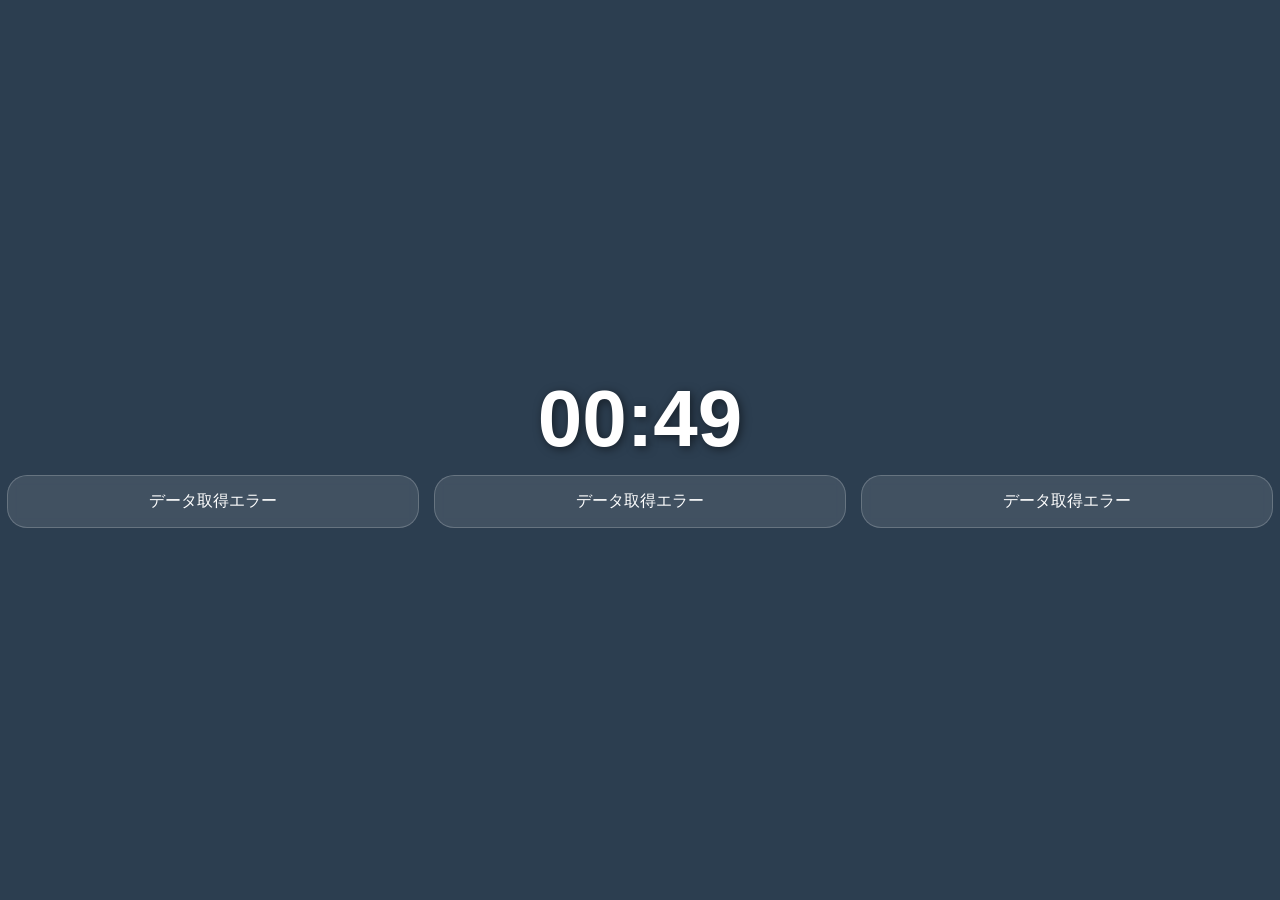
<file: index.html>
<!DOCTYPE html>
<html lang="ja">
<head>
    <meta charset="UTF-8">
    <title>東予天気サイネージ</title>
    <style>
        body {
            background: #2c3e50;
            color: white;
            font-family: 'Meiryo', sans-serif;
            display: flex;
            flex-direction: column;
            align-items: center;
            justify-content: center;
            height: 100vh;
            margin: 0;
            overflow: hidden;
        }

        #clock {
            font-size: 80px;
            font-weight: bold;
            margin-bottom: 10px;
            text-shadow: 2px 2px 10px rgba(0,0,0,0.5);
        }

        .container {
            display: flex;
            gap: 15px;
        }

        .card {
            background: rgba(255, 255, 255, 0.1);
            border: 1px solid rgba(255, 255, 255, 0.2);
            padding: 15px;
            border-radius: 20px;
            width: 380px; /* 12時間分並べるために少し広げました */
            text-align: center;
            backdrop-filter: blur(5px);
        }

        .city-name { font-size: 28px; font-weight: bold; color: #00d4ff; margin-bottom: 5px; }
        
        /* 今の天気 */
        .current-box { margin-bottom: 15px; }
        .current-temp { font-size: 40px; font-weight: bold; }
        
        /* 12時間予報の並び */
        .forecast-container {
            display: flex;
            justify-content: space-between;
            border-top: 1px solid rgba(255,255,255,0.3);
            padding-top: 10px;
        }
        .forecast-item { flex: 1; font-size: 12px; }
        .forecast-time { color: #aaa; margin-bottom: 3px; }
        .forecast-icon { font-size: 20px; margin: 3px 0; }
    </style>
</head>
<body>

    <div id="clock">00:00</div>

    <div class="container" id="weather-app">
        </div>

    <script>
        const API_KEY = '20228cf3b2541301b471001665af39a9';
        const CITIES = [
            { name: '新居浜', lat: 33.9601, lon: 133.2831 },
            { name: '西条', lat: 33.9189, lon: 133.1818 },
            { name: '四国中央', lat: 33.9833, lon: 133.5417 }
        ];

        // 時計を更新
        function updateTime() {
            const now = new Date();
            const h = String(now.getHours()).padStart(2, '0');
            const m = String(now.getMinutes()).padStart(2, '0');
            document.getElementById('clock').innerText = `${h}:${m}`;
        }
        setInterval(updateTime, 1000);
        updateTime();

        // 天気アイコンを判定する関数
        function getWeatherIcon(desc) {
            if (desc.includes('雨')) return '☔';
            if (desc.includes('雷')) return '⚡';
            if (desc.includes('雪')) return '❄️';
            if (desc.includes('雲') || desc.includes('くもり')) return '☁️';
            return '☀️';
        }

        async function updateWeather() {
            const app = document.getElementById('weather-app');
            let html = '';

            for (const city of CITIES) {
                try {
                    const res = await fetch(`https://api.openweathermap.org/data/2.5/forecast?lat=${city.lat}&lon=${city.lon}&appid=${API_KEY}&units=metric&lang=ja`);
                    const data = await res.json();
                    
                    const current = data.list[0];
                    
                    // 予報部分（3時間おき×4つ ＝ 12時間分）のHTML作成
                    let forecastHtml = '';
                    for (let i = 1; i <= 4; i++) {
                        const f = data.list[i];
                        const time = new Date(f.dt * 1000).getHours() + "時";
                        forecastHtml += `
                            <div class="forecast-item">
                                <div class="forecast-time">${time}</div>
                                <div class="forecast-icon">${getWeatherIcon(f.weather[0].description)}</div>
                                <div>${Math.round(f.main.temp)}°</div>
                            </div>
                        `;
                    }

                    html += `
                        <div class="card">
                            <div class="city-name">${city.name}</div>
                            <div class="current-box">
                                <div class="current-temp">${Math.round(current.main.temp)}°C</div>
                                <div style="font-size:18px">${current.weather[0].description}</div>
                            </div>
                            <div class="forecast-container">
                                ${forecastHtml}
                            </div>
                        </div>
                    `;
                } catch (e) {
                    html += `<div class="card">データ取得エラー</div>`;
                }
            }
            app.innerHTML = html;
        }

        // 1時間おきに更新
        setInterval(updateWeather, 3600000);
        updateWeather();
    </script>
</body>
</html>
</file>
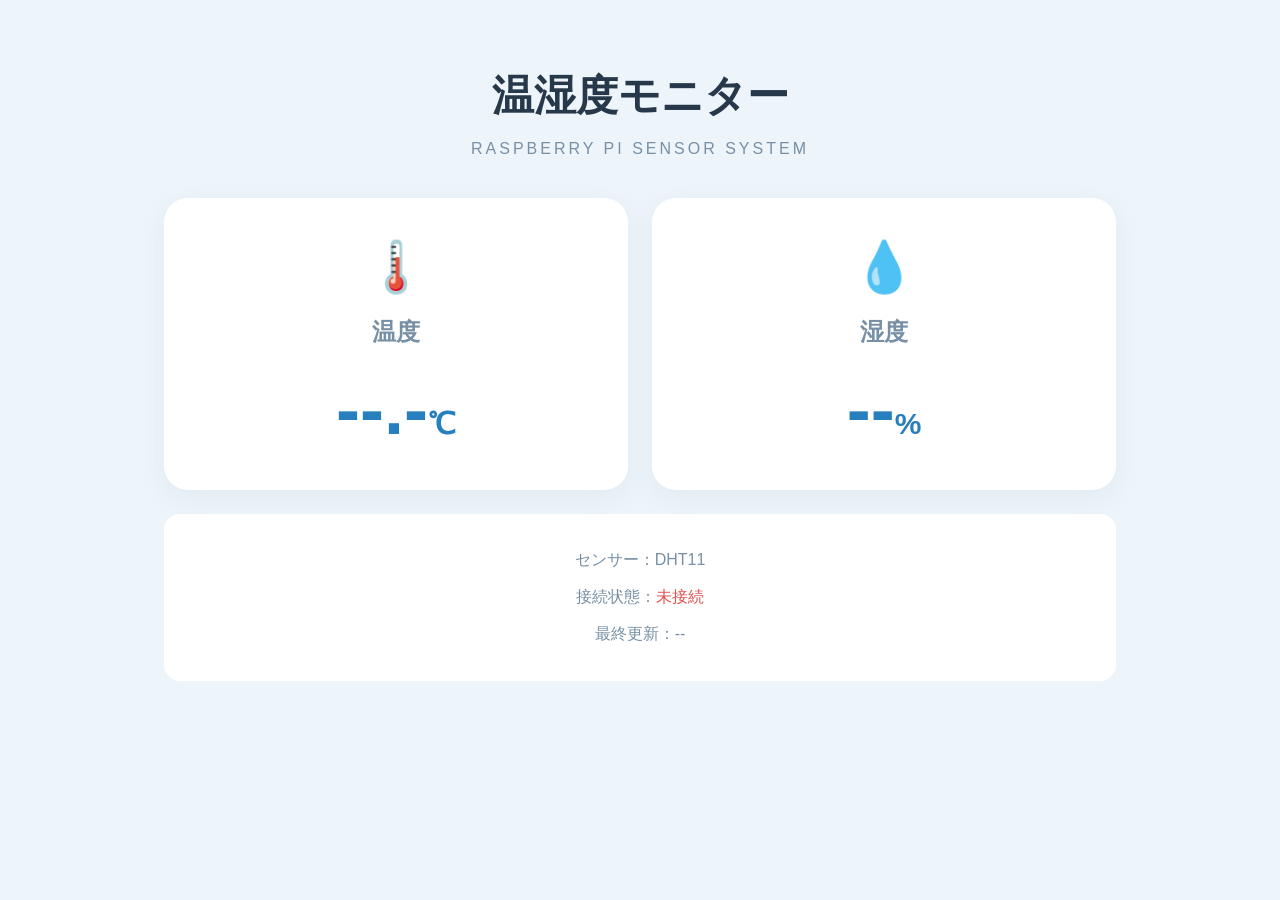
<file: temperature/index.html>
<!DOCTYPE html>
<html lang="ja">
<head>
  <meta charset="UTF-8">
  <meta name="viewport" content="width=device-width, initial-scale=1.0">
  <title>温湿度モニター</title>
  <link rel="stylesheet" href="style.css">
</head>
<body>
  <main class="container">
    <header>
      <h1>温湿度モニター</h1>
      <p>RASPBERRY PI SENSOR SYSTEM</p>
    </header>

    <section class="sensor-grid">
      <article class="sensor-card">
        <div class="icon">🌡️</div>
        <h2>温度</h2>
        <div class="value" id="temperature">--.-<span>℃</span></div>
      </article>

      <article class="sensor-card">
        <div class="icon">💧</div>
        <h2>湿度</h2>
        <div class="value" id="humidity">--<span>%</span></div>
      </article>
    </section>

    <section class="status">
      <p>センサー：DHT11</p>
      <p>接続状態：<span id="connection">確認中...</span></p>
      <p>最終更新：<span id="updated">--</span></p>
    </section>
  </main>

  <script src="script.js"></script>
</body>
</html>
</file>
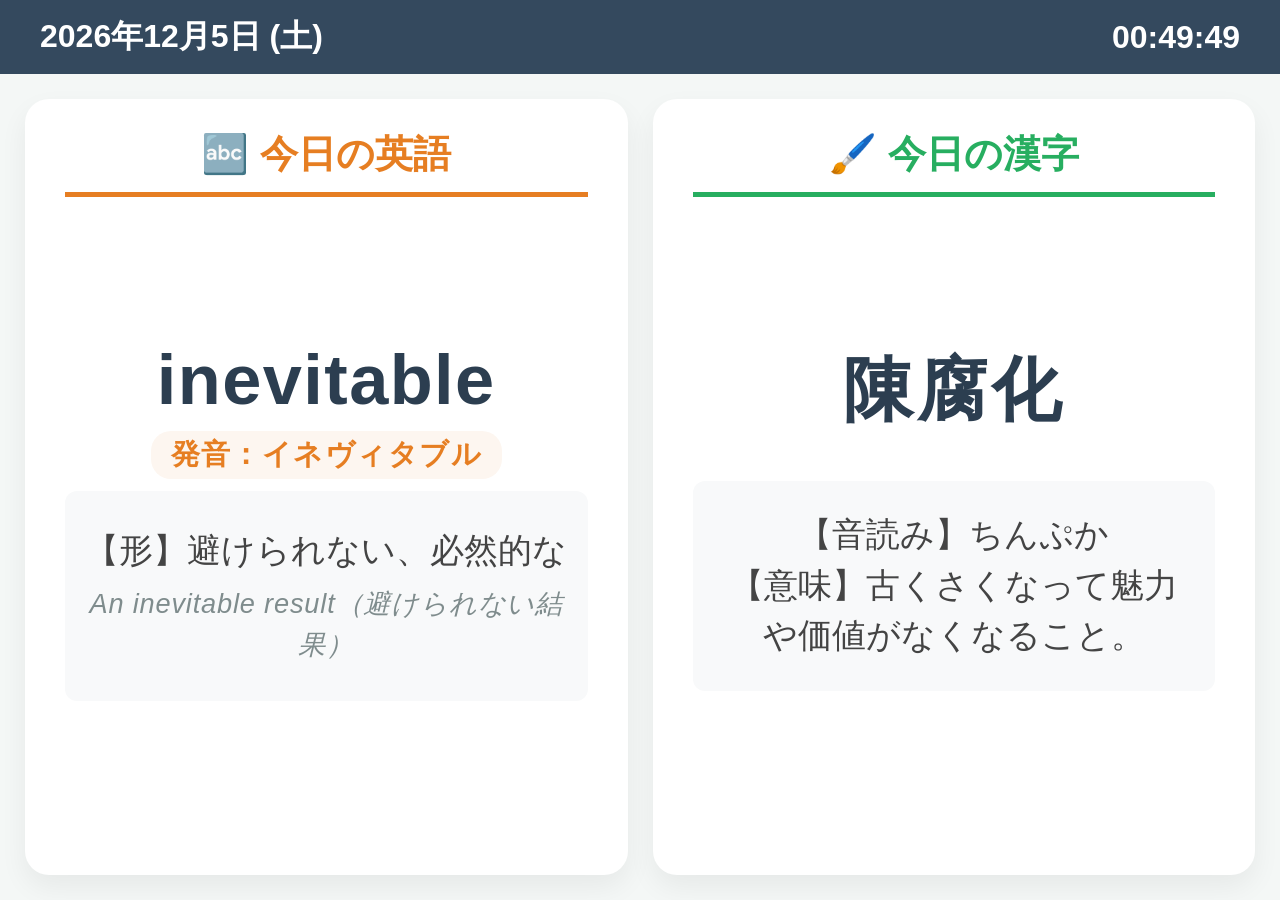
<file: gemini-code-1780020594144.html>
<!DOCTYPE html>
<html lang="ja">
<head>
    <meta charset="UTF-8">
    <meta name="viewport" content="width=device-width, initial-scale=1.0">
    <title>学校デジタルサイネージ - コマンド搭載版</title>
    <style>
        /* 全体のリセットと固定設定 */
        * {
            box-sizing: border-box;
            margin: 0;
            padding: 0;
        }
        body {
            font-family: 'Helvetica Neue', Arial, 'Hiragino Kaku Gothic ProN', 'Hiragino Sans', Meiryo, sans-serif;
            background-color: #f4f7f6;
            color: #333;
            overflow: hidden; /* スクロールバーを絶対に隠す */
            width: 100vw;
            height: 100vh;
            display: flex;
            flex-direction: column;
            cursor: pointer; /* クリックできることを表すカーソル */
        }

        /* ヘッダー（日付と時計） */
        header {
            background-color: #34495e;
            color: white;
            padding: 15px 40px;
            display: flex;
            justify-content: space-between;
            align-items: center;
            font-size: 2rem;
            font-weight: bold;
        }

        /* テストモード中の表示灯 */
        #test-indicator {
            font-size: 1.2rem;
            background-color: #e74c3c;
            color: white;
            padding: 4px 10px;
            border-radius: 5px;
            margin-left: 15px;
            display: none;
        }

        /* メインレイアウト（左右2カラム） */
        main {
            flex: 1;
            display: flex;
            padding: 25px;
            gap: 25px;
            height: calc(100vh - 80px);
        }

        /* 各カードの共通スタイル */
        .card {
            flex: 1;
            background: white;
            border-radius: 24px;
            padding: 30px 40px;
            box-shadow: 0 12px 28px rgba(0,0,0,0.06);
            display: flex;
            flex-direction: column;
            align-items: center;
            justify-content: space-between;
            text-align: center;
            overflow: hidden;
        }

        .card h2 {
            font-size: 2.4rem;
            width: 100%;
            padding-bottom: 12px;
            font-weight: bold;
        }

        .english-card h2 {
            color: #e67e22;
            border-bottom: 5px solid #e67e22;
        }

        .kanji-card h2 {
            color: #27ae60;
            border-bottom: 5px solid #27ae60;
        }

        /* パーツを中央に集める枠（左右共通） */
        .content-area {
            flex: 1;
            display: flex;
            flex-direction: column;
            align-items: center;
            justify-content: center;
            width: 100%;
            gap: 12px;
        }

        /* 英語単語スタイル */
        .english-word {
            font-family: 'Trebuchet MS', Arial, 'Helvetica Neue', sans-serif;
            font-size: 5.5vw;
            font-weight: bold;
            color: #2c3e50;
            white-space: nowrap;
            width: 100%;
            letter-spacing: 0.02em;
            text-transform: lowercase;
            line-height: 1.1;
        }

        /* 漢字単語用 */
        .kanji-word {
            font-size: 5.5vw;
            font-weight: bold;
            color: #2c3e50;
            white-space: nowrap;
            width: 100%;
            letter-spacing: 0.05em;
            line-height: 1.1;
        }

        /* 英語の読み方用スタイル */
        .word-pronunciation {
            font-size: 1.8rem;
            color: #e67e22;
            font-weight: bold;
            background-color: #fdf6f0;
            padding: 4px 20px;
            border-radius: 20px;
            letter-spacing: 0.05em;
        }

        /* 意味や解説のスタイル */
        .sub-info {
            font-size: 2.1rem;
            color: #444;
            line-height: 1.5;
            background-color: #f8f9fa;
            width: 100%;
            padding: 20px;
            border-radius: 12px;
            display: flex;
            align-items: center;
            justify-content: center;
            flex-direction: column;
            height: 100%;
            min-height: 150px;
            max-height: 210px;
        }

        .example-sentence {
            font-size: 1.7rem;
            color: #7f8c8d;
            margin-top: 8px;
            font-style: italic;
            letter-spacing: 0.03em;
        }
    </style>
</head>
<body>

    <header>
        <div style="display: flex; align-items: center;">
            <div id="date-display">2026年00月00日 (曜日)</div>
            <div id="test-indicator">確認モード（Escキーで解除）</div>
        </div>
        <div id="clock">00:00:00</div>
    </header>

    <main>
        <section class="card english-card">
            <h2>🔤 今日の英語</h2>
            <div class="content-area">
                <div class="english-word" id="en-word">Loading...</div>
                <div class="word-pronunciation" id="en-pron">Loading...</div>
                <div class="sub-info" id="en-meaning"></div>
            </div>
        </section>

        <section class="card kanji-card">
            <h2>🖌️ 今日の漢字</h2>
            <div class="content-area">
                <div class="kanji-word" id="kj-word">Loading...</div>
                <div style="height: 28px;"></div>
                <div class="sub-info" id="kj-meaning"></div>
            </div>
        </section>
    </main>

    <script>
        // --- 31日分のフルデータ ---
        const dailyData = {
            1: {
                english: { word: "consequence", pronunciation: "発音：カンセクエンス", meaning: "【名】（必然的な）結果、重大性", example: "Accept the consequences（結果を受け入れる）" },
                kanji: { word: "恣意的", meaning: "【音読み】しいてき<br>【意味】論理的な必然性がなく、気ままな様子。" }
            },
            2: {
                english: { word: "substitute", pronunciation: "発音：サブスティテュート", meaning: "【動】～を代わりに用いる 【名】代用品", example: "Substitute A for B（Bの代わりにAを使う）" },
                kanji: { word: "含蓄", meaning: "【音読み】がんちく<br>【意味】言葉の表面に出ない、深い意味や味わい。" }
            },
            3: {
                english: { word: "superficial", pronunciation: "発音：スーパーフィシャル", meaning: "【形】表面的な、浅薄な（うわっつらの）", example: "Superficial knowledge（うわっつらの知識）" },
                kanji: { word: "看過", meaning: "【音読み】かんか<br>【意味】見逃すこと。見て見ぬふりをすること。" }
            },
            4: {
                english: { word: "negotiate", pronunciation: "発音：ネゴシエイト", meaning: "【動】交渉する、取り決める", example: "Negotiate a contract（契約を交渉する）" },
                kanji: { word: "示唆", meaning: "【音読み】しさ<br>【意味】それとなく知らせること。ほのめかすこと。" }
            },
            5: {
                english: { word: "inevitable", pronunciation: "発音：イネヴィタブル", meaning: "【形】避けられない、必然的な", example: "An inevitable result（避けられない結果）" },
                kanji: { word: "陳腐化", meaning: "【音読み】ちんぷか<br>【意味】古くさくなって魅力や価値がなくなること。" }
            },
            6: {
                english: { word: "simultaneous", pronunciation: "発音：サイマルテイニアス", meaning: "【形】同時の、同時に起こる", example: "Simultaneous translation（同時通訳）" },
                kanji: { word: "真摯", meaning: "【音読み】しんし<br>【意味】まじめで熱心なこと。ひたむきな様子。" }
            },
            7: {
                english: { word: "hypothesis", pronunciation: "発音：ハイポセシス", meaning: "【名】仮説、前提", example: "Test a hypothesis（仮説を検証する）" },
                kanji: { word: "普遍的", meaning: "【音読み】ふへんてき<br>【意味】すべてのものに共通して当てはまる様子。" }
            },
            8: {
                english: { word: "alternative", pronunciation: "発音：オルターナティヴ", meaning: "【名】代わりのもの 【形】二者択一の", example: "An alternative plan（代替案）" },
                kanji: { word: "逆説", meaning: "【音読み】ぎゃくせつ<br>【意味】一見矛盾しているが、実は真理を突いている説。" }
            },
            9: {
                english: { word: "comprehend", pronunciation: "発音：コンプリヘンド", meaning: "【動】～を（十分に）理解する、内包する", example: "Comprehend the meaning（意味を理解する）" },
                kanji: { word: "具体", meaning: "【音読み】ぐたい<br>【意味】人間の感覚で捉えられる、はっきりした形があること。" }
            },
            10: {
                english: { word: "contradict", pronunciation: "発音：コントラディクト", meaning: "【動】～と矛盾する、～に反論する", example: "Contradict each other（互いに矛盾する）" },
                kanji: { word: "抽象", meaning: "【音読み】ちゅうしょう<br>【意味】共通する性質を抜き出し、一般化すること。" }
            },
            11: {
                english: { word: "contribute", pronunciation: "発音：コントリビュート", meaning: "【動】貢献する、寄付する、一因となる", example: "Contribute to society（社会に貢献する）" },
                kanji: { word: "アイロニー", meaning: "【言葉】あいろにー<br>【意味】皮肉、反語。意図とは逆の表現で本質を突くこと。" }
            },
            12: {
                english: { word: "distinguish", pronunciation: "発音：ディスティングウィッシュ", meaning: "【動】～を見分ける、区別する", example: "Distinguish right from wrong（善悪を区別する）" },
                kanji: { word: "客観", meaning: "【音読み】きゃっかん<br>【意味】個人の感情を交えず、第三者的な視点で見る様子。" }
            },
            13: {
                english: { word: "foster", pronunciation: "発音：フォスター", meaning: "【動】～を促進する、育成する、養育する", example: "Foster international relations（国際関係を育む）" },
                kanji: { word: "主観", meaning: "【音読み】しゅかん<br>【意味】自分だけの視点や考え方。自分独自の感じ方。" }
            },
            14: {
                english: { word: "imply", pronunciation: "発音：インプライ", meaning: "【動】～を（暗に）意味する、ほのめかす", example: "Silence implies consent（沈黙は同意を意味する）" },
                kanji: { word: "楽観的", meaning: "【音読み】らっかんてき<br>【意味】物事を良い方向に考え、心配しない様子。" }
            },
            15: {
                english: { word: "prosperous", pronunciation: "発音：プロスペラス", meaning: "【形】繁栄している、裕福な、成功した", example: "A prosperous country（繁栄している国）" },
                kanji: { word: "悲観的", meaning: "【音読み】ひかんてき<br>【意味】物事を悪い方向に考え、失望する様子。" }
            },
            16: {
                english: { word: "reluctant", pronunciation: "発音：リラクタント", meaning: "【形】気が進まない、嫌がる", example: "Be reluctant to answer（答えるのを嫌がる）" },
                kanji: { word: "葛藤", meaning: "【音読み】かっとう<br>【意味】心の中で２つの感情がもつれ、迷い悩むこと。" }
            },
            17: {
                english: { word: "simplicity", pronunciation: "発音：シンプリシティ", meaning: "【名】簡単、平易、単純、飾り気のないこと", example: "The simplicity of design（デザインの簡素さ）" },
                kanji: { word: "洗練", meaning: "【音読み】せんれん<br>【意味】あか抜けた、磨き上げられた素晴らしい状態にすること。" }
            },
            18: {
                english: { word: "transform", pronunciation: "発音：トランスフォーム", meaning: "【動】～を変形させる、一変させる", example: "Transform energy into light（エネルギーを光に変える）" },
                kanji: { word: "混沌", meaning: "【音読み】こんとん<br>【意味】区別がなく入り混じって、まとまりがない様子。" }
            },
            19: {
                english: { word: "vulnerable", pronunciation: "発音：ヴァルネラブル", meaning: "【形】傷つきやすい、脆弱な、弱い", example: "Vulnerable to attack（攻撃に弱い）" },
                kanji: { word: "秩序", meaning: "【音読み】ちつじょ<br>【意味】正しい順序や、ルールが保たれている状態。" }
            },
            20: {
                english: { word: "accurate", pronunciation: "発音：アキュレイト", meaning: "【形】正確な、的確な、精密な", example: "Accurate information（正確な情報）" },
                kanji: { word: "不可欠", meaning: "【音読み】ふかけつ<br>【意味】絶対に欠かすことができないこと。" }
            },
            21: {
                english: { word: "coincide", pronunciation: "発音：コインサイド", meaning: "【動】同時に起きる、一致する", example: "Coincide with my opinion（私の意見と一致する）" },
                kanji: { word: "象徴", meaning: "【音読み】しょうちょう<br>【意味】形のない抽象的なものを、具体的な形で表すこと。" }
            },
            22: {
                english: { word: "dilemma", pronunciation: "発音：ディレマ", meaning: "【名】ジレンマ、板挟み、窮地", example: "In a difficult dilemma（深刻な板挟みになって）" },
                kanji: { word: "端的", meaning: "【音読み】たんてき<br>【意味】はっきりと、手っ取り早く核心を突く様子。" }
            },
            23: {
                english: { word: "exaggerate", pronunciation: "発音：エグザジェレイト", meaning: "【動】～を誇張する、大げさに言う", example: "Exaggerate the danger（危険を大げさに言う）" },
                kanji: { word: "変貌", meaning: "【音読み】へんぼう<br>【意味】姿や様子が、以前とはすっかり変わること。" }
            },
            24: {
                english: { word: "fluctuate", pronunciation: "発音：フラクチュエイト", meaning: "【動】変動する、上下する、動揺する", example: "Prices fluctuate daily（物価は日々変動する）" },
                kanji: { word: "余白", meaning: "【訓読み】よはく<br>【意味】何も書いていない残りの白い部分。ゆとり。" }
            },
            25: {
                english: { word: "genuine", pronunciation: "発音：ジェニュイン", meaning: "【形】本物の、純粋な、心からの", example: "Genuine leather（本革）" },
                kanji: { word: "典型", meaning: "【音読み】てんけい<br>【意味】その特徴を最もよく表している代表的な例。" }
            },
            26: {
                english: { word: "inhibit", pronunciation: "発音：インヒビット", meaning: "【動】～を抑制する、妨げる、感情を抑える", example: "Inhibit growth（成長を抑制する）" },
                kanji: { word: "契機", meaning: "【音読み】けいき<br>【意味】物事が変化するきっかけ、良いタイミング。" }
            },
            27: {
                english: { word: "magnificent", pronunciation: "発音：マグニフィセント", meaning: "【形】壮大な、見事な、素晴らしい", example: "A magnificent view（壮大な景色）" },
                kanji: { word: "依拠", meaning: "【音読み】いきょ<br>【意味】それを根本的なよりどころ（支え）にすること。" }
            },
            28: {
                english: { word: "obvious", pronunciation: "発音：オブヴィアス", meaning: "【形】明白な、明らかな、分かりやすい", example: "An obvious mistake（明らかな間違い）" },
                kanji: { word: "形骸化", meaning: "【音読み】けいがいか<br>【意味】誕生時の意味が失われ、形式（形）だけが残ること。" }
            },
            29: {
                english: { word: "prejudice", pronunciation: "発音：プレジュディス", meaning: "【名】偏見、先入観 【動】～に偏見を抱かせる", example: "Without prejudice（偏見なしに）" },
                kanji: { word: "固執", meaning: "【音読み】こしつ<br>【意味】自分の意見を絶対に譲らず、強くこだわり続けること。" }
            },
            30: {
                english: { word: "sophisticated", pronunciation: "発音：ソフィスティケイトゥド", meaning: "【形】洗練された、高度な、教養のある", example: "Sophisticated system（高度なシステム）" },
                kanji: { word: "収斂", meaning: "【音読み】しゅうれん<br>【意味】バラバラだった多くの要素が一つの点に集まること。" }
            },
            31: {
                english: { word: "unanimous", pronunciation: "発音：ユナニマス", meaning: "【形】満場一致の、全員賛成の", example: "A unanimous decision（満場一致の決定）" },
                kanji: { word: "パラダイム", meaning: "【言葉】ぱらだいむ<br>【意味】ある時代における、物事の標準的な考え方や枠組み。" }
            }
        };

        let isTestMode = false;
        let virtualDate = 1;

        function updateSignage() {
            const now = new Date();
            
            // 時計の更新
            const hours = String(now.getHours()).padStart(2, '0');
            const minutes = String(now.getMinutes()).padStart(2, '0');
            const seconds = String(now.getSeconds()).padStart(2, '0');
            document.getElementById('clock').textContent = `${hours}:${minutes}:${seconds}`;

            let targetDate;

            if (isTestMode) {
                document.getElementById('date-display').textContent = `【テスト表示】 ${virtualDate}日のデータ`;
                document.getElementById('test-indicator').style.display = "inline-block";
                targetDate = virtualDate;
            } else {
                const year = now.getFullYear();
                const month = now.getMonth() + 1;
                const date = now.getDate();
                const dayList = ["日", "月", "火", "水", "木", "金", "土"];
                document.getElementById('date-display').textContent = `${year}年${month}月${date}日 (${dayList[now.getDay()]})`;
                document.getElementById('test-indicator').style.display = "none";
                targetDate = date;
            }

            // コンテンツの反映
            const todayContent = dailyData[targetDate];

            if (todayContent) {
                document.getElementById('en-word').textContent = todayContent.english.word;
                document.getElementById('en-pron').textContent = todayContent.english.pronunciation;
                document.getElementById('en-meaning').innerHTML = `
                    <div>${todayContent.english.meaning}</div>
                    <div class="example-sentence">${todayContent.english.example}</div>
                `;
                document.getElementById('kj-word').textContent = todayContent.kanji.word;
                document.getElementById('kj-meaning').innerHTML = `<div>${todayContent.kanji.meaning}</div>`;
            }
        }

        // 画面クリックイベント（確認モード突入＆進行）
        document.body.addEventListener('click', () => {
            if (!isTestMode) {
                isTestMode = true;
                virtualDate = 1;
            } else {
                virtualDate++;
                if (virtualDate > 31) {
                    virtualDate = 1;
                }
            }
            updateSignage();
        });

        // ★新設：キーボードの「Escキー」を押すと確認モードを解除
        document.addEventListener('keydown', (event) => {
            if (event.key === 'Escape' || event.key === 'Esc') {
                isTestMode = false; // テストモードをオフ
                updateSignage();    // 今日の日付に戻す
            }
        });

        setInterval(updateSignage, 1000);
        updateSignage();
    </script>
</body>
</html>
</file>
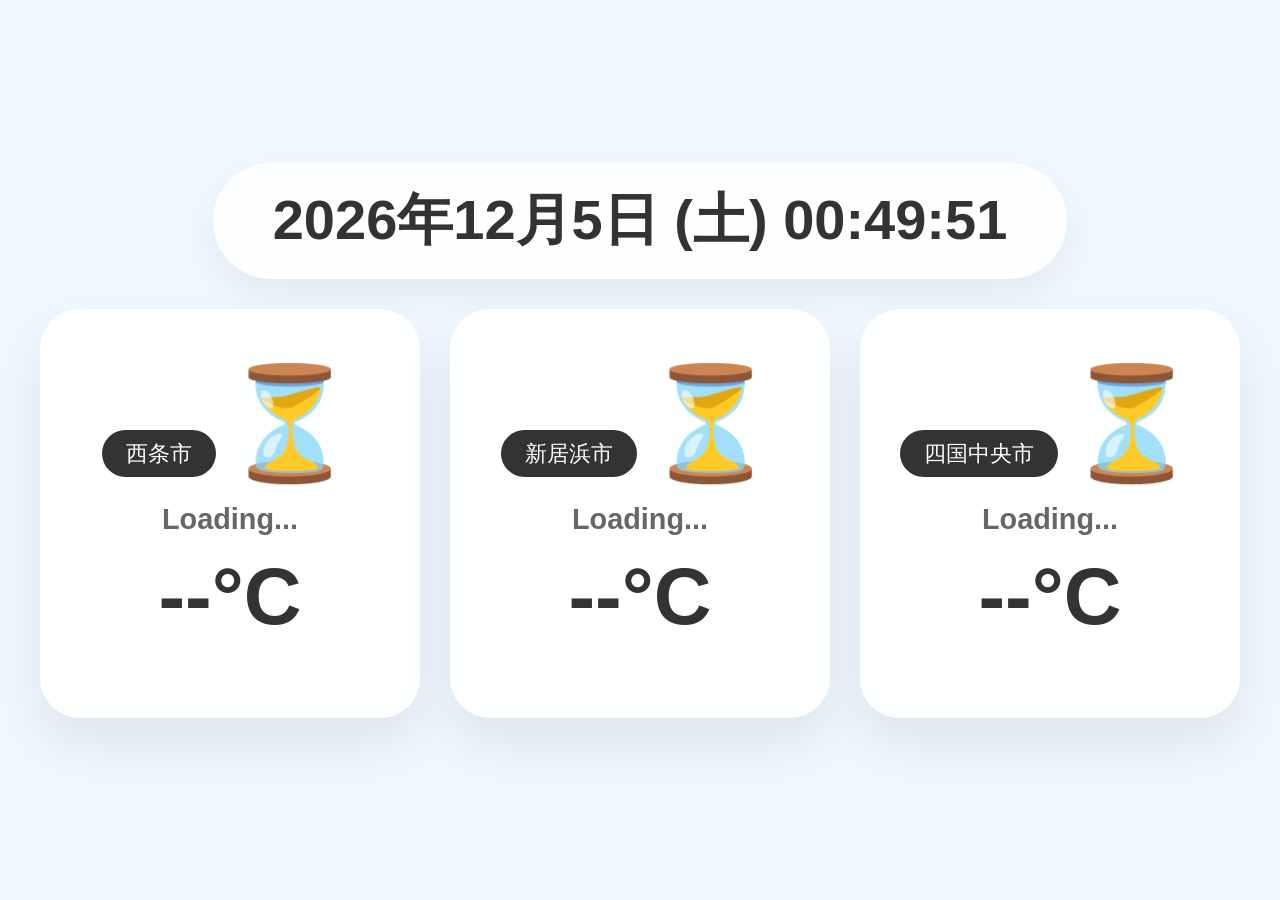
<file: gemini-code-天気シンプル.html>
<!DOCTYPE html>
<html lang="ja">
<head>
    <meta charset="UTF-8">
    <title>東予3市 Dynamic Weather</title>
    <style>
        :root {
            --bg-color: #f0f8ff;
            --accent-color: #333;
        }

        body {
            font-family: 'Helvetica Neue', Arial, sans-serif;
            display: flex;
            flex-direction: column;
            justify-content: center;
            align-items: center;
            min-height: 100vh;
            margin: 0;
            background: var(--bg-color);
            transition: background 1s ease;
        }

        /* 日時表示エリアをさらに巨大化 */
        #current-datetime {
            font-size: 3.5rem; /* 2.2rem -> 3.5rem に大幅アップ */
            font-weight: bold;
            color: #333;
            background: rgba(255, 255, 255, 0.8);
            backdrop-filter: blur(5px);
            padding: 20px 60px; /* 横の余白も広げてゆったりと */
            border-radius: 60px;
            margin-top: 20px;
            margin-bottom: 10px; /* カードとの間の余白 */
            box-shadow: 0 15px 35px rgba(0,0,0,0.06);
            animation: fadeIn 1s forwards ease-out;
            text-align: center;
        }

        /* コンテナの幅 */
        .weather-container {
            display: flex;
            gap: 30px;
            padding: 20px 40px 40px 40px;
            max-width: 1400px;
            width: 100%;
            justify-content: center;
            box-sizing: border-box;
            flex-wrap: wrap;
        }

        /* カードのスタイル */
        .weather-card {
            background: rgba(255, 255, 255, 0.9);
            backdrop-filter: blur(10px);
            padding: 50px 40px;
            border-radius: 40px;
            text-align: center;
            box-shadow: 0 25px 50px rgba(0,0,0,0.08);
            transform: translateY(50px);
            opacity: 0;
            animation: floatIn 1s forwards ease-out;
            flex: 1;
            min-width: 320px;
            box-sizing: border-box;
        }

        @keyframes fadeIn {
            from { opacity: 0; transform: translateY(-20px); }
            to { opacity: 1; transform: translateY(0); }
        }

        .weather-card:nth-child(1) { animation-delay: 0s; }
        .weather-card:nth-child(2) { animation-delay: 0.2s; }
        .weather-card:nth-child(3) { animation-delay: 0.4s; }

        @keyframes floatIn {
            to { transform: translateY(0); opacity: 1; }
        }

        /* アイコン */
        .icon {
            font-size: 110px;
            display: inline-block;
            margin-bottom: 15px;
        }

        .bounce { animation: bounce 2s infinite ease-in-out; }
        @keyframes bounce {
            0%, 100% { transform: translateY(0); }
            50% { transform: translateY(-20px); }
        }

        .spin { animation: spin 10s infinite linear; }
        @keyframes spin { from { transform: rotate(0deg); } to { transform: rotate(360deg); } }

        /* 文字サイズ */
        .temp { font-size: 5rem; font-weight: bold; color: var(--accent-color); margin: 15px 0; }
        .status { font-size: 1.8rem; color: #666; font-weight: bold; }
        .location { font-size: 1.4rem; background: #333; color: #fff; padding: 8px 24px; border-radius: 25px; display: inline-block; }
        .last-update { font-size: 0.95rem; color: #999; margin-top: 25px; }
    </style>
</head>
<body>

    <div id="current-datetime">----年--月--日 (水) --:--:--</div>

    <div class="weather-container">
        <div class="weather-card" id="saijo">
            <div class="location">西条市</div>
            <div class="icon">⏳</div>
            <div class="status">Loading...</div>
            <div class="temp">--°C</div>
            <div class="last-update"></div>
        </div>

        <div class="weather-card" id="niihama">
            <div class="location">新居浜市</div>
            <div class="icon">⏳</div>
            <div class="status">Loading...</div>
            <div class="temp">--°C</div>
            <div class="last-update"></div>
        </div>

        <div class="weather-card" id="shikokuchuo">
            <div class="location">四国中央市</div>
            <div class="icon">⏳</div>
            <div class="status">Loading...</div>
            <div class="temp">--°C</div>
            <div class="last-update"></div>
        </div>
    </div>

    <script>
        const CITIES = [
            { id: 'saijo', lat: 33.91, lon: 133.18 },
            { id: 'niihama', lat: 33.96, lon: 133.28 },
            { id: 'shikokuchuo', lat: 33.98, lon: 133.54 }
        ];

        function updateClock() {
            const now = new Date();
            const year = now.getFullYear();
            const month = now.getMonth() + 1;
            const date = now.getDate();
            const dayList = ['日', '月', '火', '水', '木', '金', '土'];
            const day = dayList[now.getDay()];
            
            const hours = String(now.getHours()).padStart(2, '0');
            const minutes = String(now.getMinutes()).padStart(2, '0');
            const seconds = String(now.getSeconds()).padStart(2, '0');

            document.getElementById('current-datetime').innerText = 
                `${year}年${month}月${date}日 (${day}) ${hours}:${minutes}:${seconds}`;
        }

        async function updateWeather() {
            try {
                const lats = CITIES.map(c => c.lat).join(',');
                const lons = CITIES.map(c => c.lon).join(',');
                
                const response = await fetch(`https://api.open-meteo.com/v1/forecast?latitude=${lats}&longitude=${lons}&current_weather=true&timezone=Asia%2FTokyo`);
                const data = await response.json();

                const weatherDataArray = Array.isArray(data) ? data : [data];

                let totalColorR = 0, totalColorG = 0, totalColorB = 0;

                weatherDataArray.forEach((weatherData, index) => {
                    const { temperature, weathercode } = weatherData.current_weather;
                    const city = CITIES[index];
                    
                    let info = { text: "不明", icon: "", color: "#f0f8ff", animate: "" };
                    
                    if (weathercode === 0) {
                        info = { text: "快晴", icon: "", color: "#fff9e6", animate: "spin" };
                    } else if (weathercode <= 3) {
                        info = { text: "晴れ・曇り", icon: "", color: "#e6f7ff", animate: "bounce" };
                    } else if (weathercode >= 61) {
                        info = { text: "雨", icon: "", color: "#e1e1f5", animate: "bounce" };
                    }

                    const hex = info.color.replace('#', '');
                    totalColorR += parseInt(hex.substring(0, 2), 16);
                    totalColorG += parseInt(hex.substring(2, 4), 16);
                    totalColorB += parseInt(hex.substring(4, 6), 16);

                    const card = document.getElementById(city.id);
                    
                    const iconEl = card.querySelector('.icon');
                    iconEl.innerText = info.icon;
                    iconEl.className = `icon ${info.animate}`;
                    
                    card.querySelector('.status').innerText = info.text;
                    card.querySelector('.temp').innerText = `${temperature}°C`;
                    card.querySelector('.last-update').innerText = `取得時刻: ${new Date().toLocaleTimeString()}`;
                });

                const avgR = Math.round(totalColorR / CITIES.length);
                const avgG = Math.round(totalColorG / CITIES.length);
                const avgB = Math.round(totalColorB / CITIES.length);
                document.body.style.backgroundColor = `rgb(${avgR}, ${avgG}, ${avgB})`;

            } catch (e) {
                console.error("エラーだね", e);
            }
        }

        updateClock();
        setInterval(updateClock, 1000);

        updateWeather();
        setInterval(updateWeather, 3600000);
    </script>
</body>
</html>
</file>
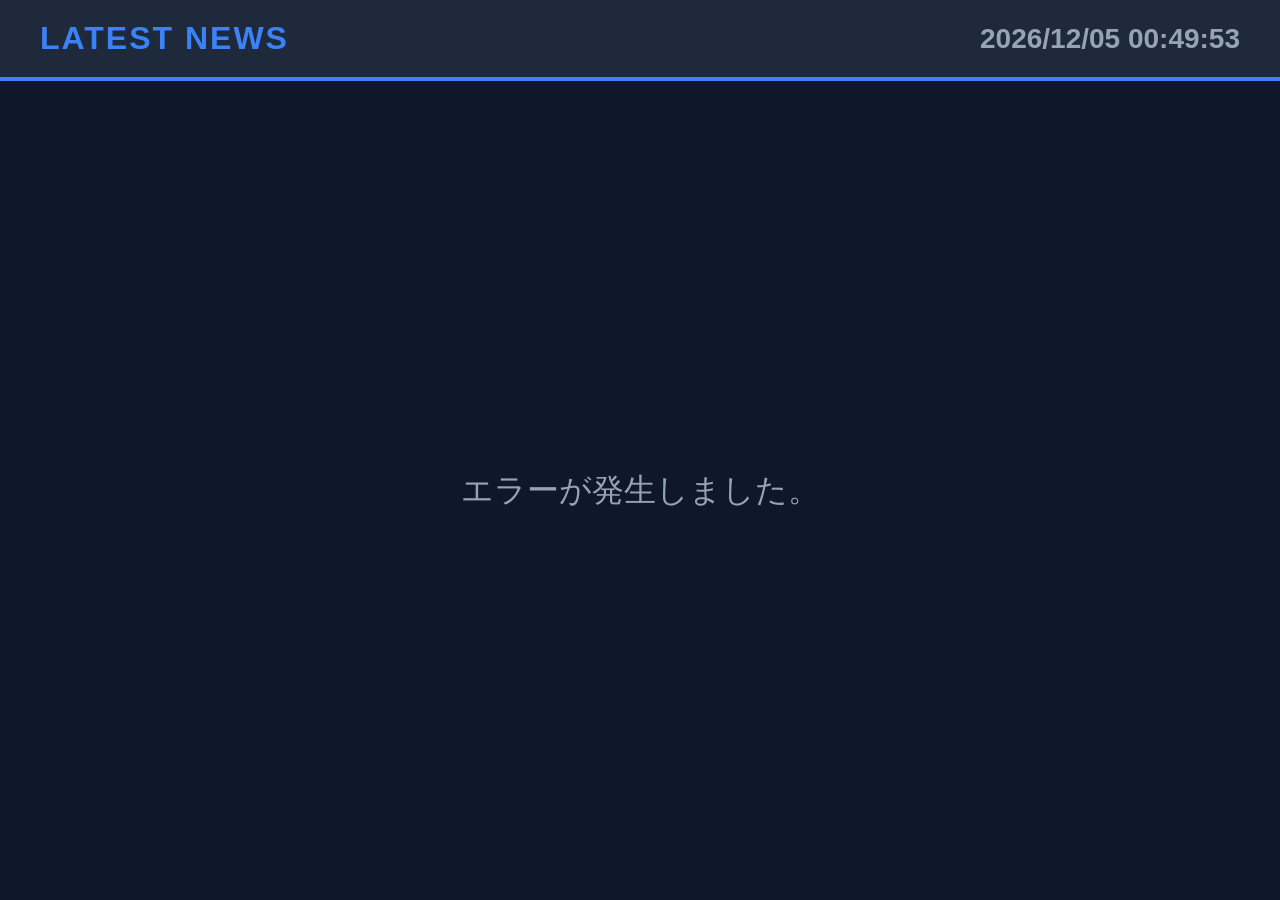
<file: hiroton.html>
<!DOCTYPE html>
<html lang="ja">
<head>
    <meta charset="UTF-8">
    <meta name="viewport" content="width=device-width, initial-scale=1.0">
    <title>Digital Signage - News</title>
    <style>
        /* サイネージ向け：黒背景と大きな文字で視認性を重視 */
        body {
            font-family: 'Helvetica Neue', Arial, 'Hiragino Kaku Gothic ProN', 'Hiragino Sans', Meiryo, sans-serif;
            background-color: #0f172a; /* 深いダークブルー */
            color: #f8fafc;
            margin: 0;
            padding: 0;
            overflow: hidden; /* スクロールバーを隠す */
            height: 100vh;
            display: flex;
            flex-direction: column;
        }

        /* ヘッダー（時計とタイトル） */
        header {
            background-color: #1e293b;
            padding: 20px 40px;
            display: flex;
            justify-content: space-between;
            align-items: center;
            border-bottom: 4px solid #3b82f6;
        }

        header h1 {
            margin: 0;
            font-size: 32px;
            letter-spacing: 2px;
            color: #3b82f6;
        }

        #digital-clock {
            font-size: 28px;
            font-weight: bold;
            color: #94a3b8;
        }

        /* ニュース表示エリア */
        .signage-container {
            flex-grow: 1;
            display: flex;
            justify-content: center;
            align-items: center;
            padding: 40px;
            position: relative;
        }

        /* スライドするニュースカード */
        .news-slide {
            width: 100%;
            max-width: 1200px;
            background-color: #1e293b;
            border-radius: 16px;
            padding: 50px;
            box-shadow: 0 10px 30px rgba(0,0,0,0.5);
            display: none; /* 初期状態は非表示 */
            animation: fadeIn 0.8s ease-in-out;
        }

        /* アクティブな（今表示すべき）スライドだけ表示 */
        .news-slide.active {
            display: block;
        }

        .news-date {
            font-size: 20px;
            color: #3b82f6;
            margin-bottom: 20px;
            font-weight: bold;
        }

        .news-title {
            font-size: 48px; /* 遠くからでも見える大きさ */
            line-height: 1.4;
            margin: 0 0 30px 0;
            color: #ffffff;
        }

        .news-description {
            font-size: 28px;
            color: #cbd5e1;
            line-height: 1.6;
            margin: 0;
        }

        /* フェードインのアニメーション */
        @keyframes fadeIn {
            from { opacity: 0; transform: translateY(10px); }
            to { opacity: 1; transform: translateY(0); }
        }

        /* ローディング・エラー表示 */
        .status-message {
            font-size: 32px;
            color: #94a3b8;
        }
    </style>
</head>
<body>

    <header>
        <h1>LATEST NEWS</h1>
        <div id="digital-clock">0000/00/00 00:00:00</div>
    </header>

    <div class="signage-container" id="signage-container">
        <div class="status-message">ニュースを読み込んでいます...</div>
    </div>

    <script>
        const RSS_URL = 'https://mainichi.jp/rss/etc/mainichi-flash.rss';
        const API_URL = `https://api.rss2json.com/v1/api.json?rss_url=${encodeURIComponent(RSS_URL)}`;
       
        const SLIDE_INTERVAL = 6000; // ★記事が切り替わる時間（6000ミリ秒 = 6秒）
        const REFRESH_INTERVAL = 3600000; // ★最新ニュースに更新する間隔（1時間）

        let slideIndex = 0;
        let slideTimer = null;

        // 1. ニュースデータを取得する関数
        async function loadNews() {
            try {
                const response = await fetch(API_URL);
                const data = await response.json();
               
                const container = document.getElementById('signage-container');
               
                if (data.status === 'ok' && data.items.length > 0) {
                    container.innerHTML = ''; // メッセージをクリア
                   
                    data.items.forEach((item, index) => {
                        const date = new Date(item.pubDate);
                        const formattedDate = `${date.getFullYear()}/${(date.getMonth()+1).toString().padStart(2, '0')}/${date.getDate().toString().padStart(2, '0')} ${date.getHours().toString().padStart(2, '0')}:${date.getMinutes().toString().padStart(2, '0')}`;

                        // タグなどを除外して綺麗な本文にする処理
                        const tempDiv = document.createElement('div');
                        tempDiv.innerHTML = item.description;
                        const cleanDescription = tempDiv.textContent || tempDiv.innerText || '詳細は元記事をご覧ください。';

                        const slide = document.createElement('div');
                        slide.className = 'news-slide';
                        slide.innerHTML = `
                            <div class="news-date">${formattedDate}</div>
                            <h2 class="news-title">${item.title}</h2>
                            <p class="news-description">${cleanDescription}</p>
                        `;
                        container.appendChild(slide);
                    });

                    // スライドショーの開始
                    slideIndex = 0;
                    startSlideShow();

                } else {
                    container.innerHTML = '<div class="status-message">ニュースの取得に失敗しました。</div>';
                }
            } catch (error) {
                console.error(error);
                document.getElementById('signage-container').innerHTML = '<div class="status-message">エラーが発生しました。</div>';
            }
        }

        // 2. 自動スライドショーを制御する関数
        function startSlideShow() {
            if (slideTimer) clearInterval(slideTimer);
           
            const slides = document.getElementsByClassName('news-slide');
            if (slides.length === 0) return;

            // 最初の1枚目を表示
            slides[0].classList.add('active');

            // 一定時間ごとに切り替え
            slideTimer = setInterval(() => {
                // 現在のスライドを非表示に
                slides[slideIndex].classList.remove('active');
               
                // 次のインデックス計算（最後までいったら0に戻る）
                slideIndex = (slideIndex + 1) % slides.length;
               
                // 次のスライドを表示
                slides[slideIndex].classList.add('active');
            }, SLIDE_INTERVAL);
        }

        // 3. サイネージ用の時計を表示する関数
        function updateClock() {
            const now = new Date();
            const yyyy = now.getFullYear();
            const mm = (now.getMonth() + 1).toString().padStart(2, '0');
            const dd = now.getDate().toString().padStart(2, '0');
            const hh = now.getHours().toString().padStart(2, '0');
            const mi = now.getMinutes().toString().padStart(2, '0');
            const ss = now.getSeconds().toString().padStart(2, '0');
           
            document.getElementById('digital-clock').innerText = `${yyyy}/${mm}/${dd} ${hh}:${mi}:${ss}`;
        }

        // 起動処理
        loadNews();
        setInterval(updateClock, 1000); // 時計は1秒ごとに更新
        updateClock();

        // 定期的にニュース自体を最新にリフレッシュ（サイネージ放置対策）
        setInterval(loadNews, REFRESH_INTERVAL);
    </script>
</body>
</html>
</file>
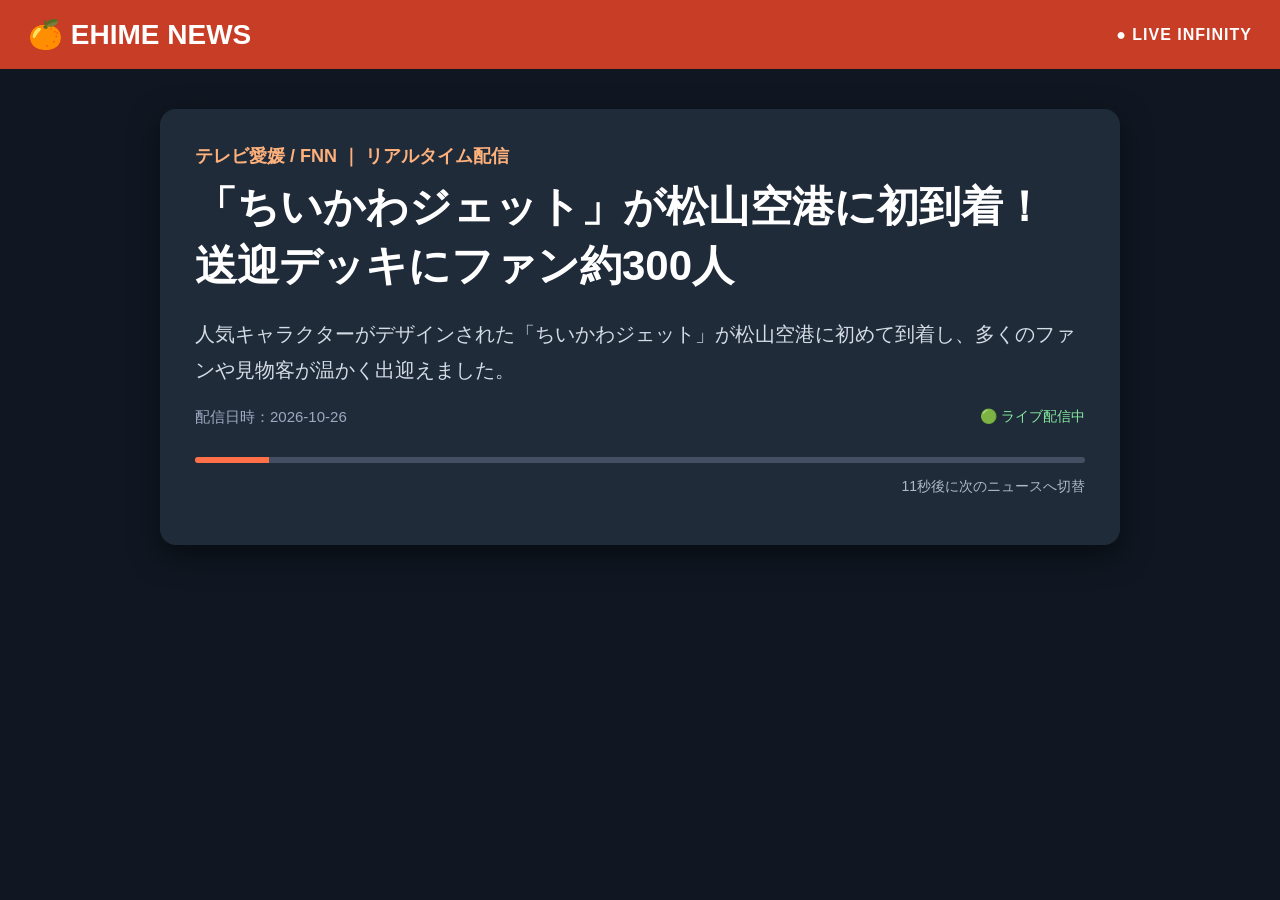
<file: nyu---su.html>
<!DOCTYPE html>
<html lang="ja">
<head>
  <meta charset="UTF-8">
  <meta name="viewport" content="width=device-width, initial-scale=1">
  <title>えひめニュースLIVE</title>
  <style>
    * { box-sizing: border-box; }

    body {
      margin: 0;
      background: #101722;
      color: white;
      font-family: sans-serif;
      overflow: hidden; /* サイネージでスクロールが出ないように固定 */
    }

    header {
      background: #c83d25;
      padding: 18px 28px;
      display: flex;
      justify-content: space-between;
      align-items: center;
    }

    header h1 { margin: 0; font-size: 28px; }
    header span { font-size: 16px; font-weight: bold; letter-spacing: 1px; }

    main {
      max-width: 1000px;
      margin: 40px auto;
      padding: 0 20px;
    }

    .panel {
      background: #202b3a;
      border-radius: 16px;
      padding: 35px;
      box-shadow: 0 10px 30px rgba(0,0,0,0.5);
    }

    .category { color: #ffb17b; font-weight: bold; font-size: 18px; margin-bottom: 8px; }

    #headline {
      font-size: clamp(24px, 4vw, 42px);
      line-height: 1.4;
      margin: 10px 0 20px 0;
    }

    #description {
      color: #d4dce6;
      line-height: 1.8;
      font-size: 20px;
    }

    .progress {
      height: 6px;
      background: #435064;
      margin-top: 30px;
      border-radius: 3px;
      overflow: hidden;
    }

    #bar {
      height: 100%;
      width: 0;
      background: #ff7048;
      transition: width 1s linear;
    }

    .footer-info {
      display: flex;
      justify-content: space-between;
      align-items: center;
      margin-top: 20px;
      color: #9baac0;
      font-size: 15px;
    }

    #status {
      color: #85e89d;
      font-size: 14px;
    }
  </style>
</head>
<body>
  <header>
    <h1>🍊 EHIME NEWS</h1>
    <span>● LIVE INFINITY</span>
  </header>

  <main>
    <section class="panel">
      <div id="category" class="category">愛媛のニュース</div>
      <h2 id="headline">ニュースを読み込んでいます...</h2>
      <p id="description">しばらくお待ちください。</p>
      
      <div class="footer-info">
        <span id="published"></span>
        <span id="status">🟢 ライブ配信中</span>
      </div>

      <div class="progress"><div id="bar"></div></div>
      <p id="timer" style="margin-top: 15px; font-size: 14px; color: #aeb8c6; text-align: right;"></p>
    </section>
  </main>

  <script>
    // バックアップ＆デフォルト用データ
    let newsData = [
      {
        source: "テレビ愛媛 / FNN",
        title: "「ちいかわジェット」が松山空港に初到着！送迎デッキにファン約300人",
        description: "人気キャラクターがデザインされた「ちいかわジェット」が松山空港に初めて到着し、多くのファンや見物客が温かく出迎えました。",
        date: "2026-10-26"
      },
      {
        source: "愛媛県庁",
        title: "鬼北町でスギを活用した新素材「改質リグニン」の量産プラント起工式",
        description: "石油由来プラスチックの代役として期待される植物由来の新素材「改質リグニン」の量産化に向け、世界初の挑戦が愛媛県鬼北町で始まります。",
        date: "2026-10-22"
      },
      {
        source: "テレビ愛媛",
        title: "歴史ある道後温泉「飛鳥乃湯泉」の来場者が約10年で200万人を突破！",
        description: "松山市の道後温泉にある「飛鳥乃湯泉」の累計来場者数が200万人を突破し、記念すべき節目を迎えた来場者へお祝いが贈られました。",
        date: "2026-10-23"
      },
      {
        source: "松山市",
        title: "松山市からのお知らせ・秋のイベント・公共施設情報",
        description: "松山市内の観光スポットや、これからの季節に開催される各種イベント、お役立ち行政情報をご案内します。",
        date: "2026-10-27"
      }
    ];

    let index = 0;
    let seconds = 12; // 1ニュースあたりの表示秒数（サイネージ向けに少し長めの12秒）
    let timerInterval = null;

    // GitHub Pages上から最新のGoogleニュース（愛媛）を自動取得する処理
    async function fetchLatestNews() {
      const RSS_URL = "https://news.google.com/rss/search?q=%E6%84%9B%E5%AA%9B&hl=ja&gl=JP&ceid=JP:ja";
      const PROXY_URL = `https://api.allorigins.win/raw?url=${encodeURIComponent(RSS_URL)}`;

      try {
        const response = await fetch(PROXY_URL);
        if (!response.ok) return;
        
        const xmlText = await response.text();
        const parser = new DOMParser();
        const xmlDoc = parser.parseFromString(xmlText, "text/xml");
        const items = xmlDoc.querySelectorAll("item");

        if (items.length > 0) {
          const fetchedData = Array.from(items).map(item => {
            const rawTitle = item.querySelector("title")?.textContent || "タイトルなし";
            let sourceName = "愛媛のニュース";
            let cleanTitle = rawTitle;

            if (rawTitle.includes(" - ")) {
              const parts = rawTitle.split(" - ");
              sourceName = parts.pop();
              cleanTitle = parts.join(" - ");
            }

            const pubDate = item.querySelector("pubDate")?.textContent || "";
            let formattedDate = pubDate;
            try {
              const d = new Date(pubDate);
              formattedDate = `${d.getFullYear()}-${String(d.getMonth() + 1).padStart(2, '0')}-${String(d.getDate()).padStart(2, '0')} ${String(d.getHours()).padStart(2, '0')}:${String(d.getMinutes()).padStart(2, '0')}`;
            } catch(e) {}

            const descHtml = item.querySelector("description")?.textContent || "";
            const tempDiv = document.createElement("div");
            tempDiv.innerHTML = descHtml;
            const cleanDesc = tempDiv.textContent || tempDiv.innerText || "詳細情報は配信元をご確認ください。";

            return {
              source: sourceName,
              title: cleanTitle,
              description: cleanDesc,
              date: formattedDate
            };
          });

          // 取得できたらデータを上書きして最新ニュースで回す
          newsData = fetchedData;
          index = 0;
          document.getElementById("status").textContent = "🟢 最新ニュース自動取得中";
          showNews();
        }
      } catch (error) {
        // 失敗してもデフォルトデータでそのまま静かに動き続けます
        console.log("オフライン/プロキシ制限のため内蔵データで稼働");
      }
    }

    function showNews() {
      if (!newsData.length) return;
      const item = newsData[index];

      document.getElementById("category").textContent = item.source + " ｜ リアルタイム配信";
      document.getElementById("headline").textContent = item.title;
      document.getElementById("description").textContent = item.description;
      document.getElementById("published").textContent = item.date ? "配信日時：" + item.date : "";

      seconds = 12;
      updateTimer();
    }

    function nextNews() {
      if (!newsData.length) return;
      index = (index + 1) % newsData.length;
      showNews();
    }

    function updateTimer() {
      document.getElementById("timer").textContent = seconds + "秒後に次のニュースへ切替";
      document.getElementById("bar").style.width = ((12 - seconds) / 12 * 100) + "%";
    }

    // 1秒ごとの自動送りタイマー
    if (timerInterval) clearInterval(timerInterval);
    timerInterval = setInterval(() => {
      if (newsData.length > 0) {
        seconds--;
        if (seconds <= 0) {
          nextNews();
        } else {
          updateTimer();
        }
      }
    }, 1000);

    // 起動時にまず表示し、裏で最新ニュースを取得しに行く
    showNews();
    fetchLatestNews();

    // 30分ごとに最新ニュースを再取得してアップデート
    setInterval(fetchLatestNews, 30 * 60 * 1000);
  </script>
</body>
</html>
</file>
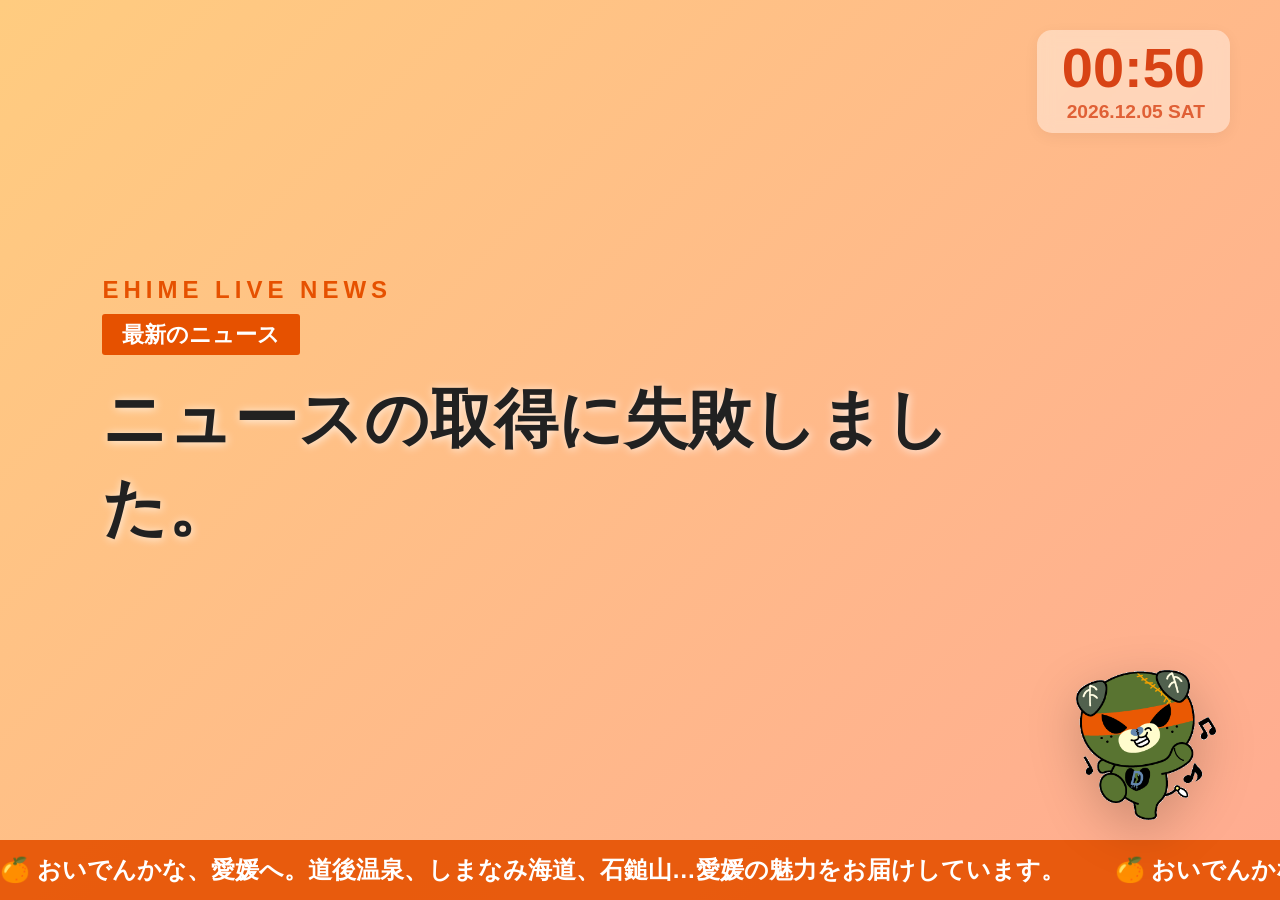
<file: ニュース3.html>
<!DOCTYPE html>
<html lang="ja">
<head>
    <meta charset="UTF-8">
    <title>愛媛ニュースサイネージ・完全自動版</title>
    <style>
        /* デザイン設定 */
        body, html {
            margin: 0; padding: 0; width: 100%; height: 100%; overflow: hidden;
            font-family: "Helvetica Neue", Arial, "Hiragino Kaku Gothic ProN", "Hiragino Sans", Meiryo, sans-serif;
            background: linear-gradient(135deg, #ffcc80 0%, #ffab91 100%);
            color: #333;
        }

        body::before {
            content: ""; position: absolute; top: 0; left: 0; width: 100%; height: 100%;
            background-image: url('https://images.unsplash.com/photo-1624365111100-3490b8f04c00?q=80&w=2000'); 
            background-size: cover; background-position: center; opacity: 0.1; z-index: -1;
        }

        .clock-container {
            position: absolute; top: 30px; right: 50px; text-align: right; font-weight: bold;
            background: rgba(255, 255, 255, 0.4); color: #d84315; padding: 10px 25px; border-radius: 15px;
            backdrop-filter: blur(8px); box-shadow: 0 4px 15px rgba(0,0,0,0.05);
            z-index: 20;
        }
        #clock-time { font-size: 3.5rem; margin: 0; line-height: 1; }
        #clock-date { font-size: 1.2rem; margin: 0; opacity: 0.8; margin-top: 5px; }

        .container { display: flex; flex-direction: column; justify-content: center; height: 100vh; padding-left: 8%; width: 70%; }
        .header-label { font-size: 1.5rem; letter-spacing: 5px; margin-bottom: 10px; color: #e65100; font-weight: bold; }
        
        /* ニュース表示エリア */
        #news-display { 
            transition: opacity 0.6s ease, transform 0.6s ease; 
            opacity: 1;
            transform: translateX(0);
        }
        #news-display.fade-out { 
            opacity: 0; 
            transform: translateX(-20px); 
        }

        .category { display: inline-block; background: #e65100; color: #fff; padding: 5px 20px; border-radius: 3px; font-size: 1.4rem; font-weight: bold; margin-bottom: 20px; }
        .title { font-size: 4rem; line-height: 1.4; font-weight: 900; color: #212121; text-shadow: 1px 1px 10px rgba(255,255,255,0.8); min-height: 250px; }

        /* 元々ある右下のみかん画像 */
        .mican-box {
            position: absolute; bottom: 80px; right: 5%; width: 150px; height: 150px;
            background-image: url('dark.png');
            background-size: contain; background-repeat: no-repeat; background-position: bottom right;
            filter: drop-shadow(0 15px 25px rgba(0,0,0,0.2)); z-index: 10;
        }


      

        /* テロップ部分 */
        .ticker-wrap {
            position: absolute; bottom: 0; width: 100%; height: 60px;
            background: rgba(230, 81, 0, 0.9); overflow: hidden; display: flex;
        }
        .ticker-content {
            display: flex; white-space: nowrap; animation: ticker-loop 35s linear infinite;
        }
        .ticker-item {
            font-size: 1.5rem; font-weight: bold; color: #fff; padding-right: 50px; line-height: 60px;
        }
        @keyframes ticker-loop {
            0% { transform: translateX(0); }
            100% { transform: translateX(-50%); }
        }
    </style>
</head>
<body>

    <div class="clock-container">
        <p id="clock-time">--:--</p>
        <p id="clock-date">----.--.-- ---</p>
    </div>

    <div class="container">
        <div class="header-label">EHIME LIVE NEWS</div>
        <div id="news-display">
            <div class="category">最新のニュース</div>
            <div class="title" id="title">愛媛のニュースを取得中...</div>
        </div>
    </div>

    <div class="mican-box"></div>

    <div class="second-image-box"></div>

    <div class="ticker-wrap">
        <div class="ticker-content">
            <div class="ticker-item">🍊 おいでんかな、愛媛へ。道後温泉、しまなみ海道、石鎚山…愛媛の魅力をお届けしています。</div>
            <div class="ticker-item">🍊 おいでんかな、愛媛へ。道後温泉、しまなみ海道、石鎚山…愛媛の魅力をお届けしています。</div>
        </div>
    </div>

    <script>
        let newsArticles = [];
        let currentIndex = 0;
        let rotationInterval = null;

        async function fetchNews() {
            const RSS_URL = 'https://news.google.com/rss/search?q=愛媛&hl=ja&gl=JP&ceid=JP:ja';
            const API_URL = `https://api.rss2json.com/v1/api.json?rss_url=${encodeURIComponent(RSS_URL)}`;

            try {
                const response = await fetch(API_URL);
                const data = await response.json();
                if (data.status === 'ok' && data.items.length > 0) {
                    newsArticles = data.items;
                    if (!rotationInterval) {
                        updateDisplay();
                        rotationInterval = setInterval(updateDisplay, 10000);
                    }
                }
            } catch (error) {
                document.getElementById('title').textContent = "ニュースの取得に失敗しました。";
                console.error("Fetch error:", error);
            }
        }

        function updateDisplay() {
            if (newsArticles.length === 0) return;

            const display = document.getElementById('news-display');
            display.classList.add('fade-out');

            setTimeout(() => {
                const item = newsArticles[currentIndex];
                const titleEl = document.getElementById('title');
                
                let cleanTitle = item.title.split(' - ')[0]; 
                titleEl.textContent = cleanTitle;

                titleEl.style.fontSize = cleanTitle.length > 35 ? "2.8rem" : "4rem";

                display.classList.remove('fade-out');
                currentIndex = (currentIndex + 1) % newsArticles.length;
            }, 600); 
        }

        function updateClock() {
            const now = new Date();
            const days = ['SUN', 'MON', 'TUE', 'WED', 'THU', 'FRI', 'SAT'];
            
            document.getElementById('clock-time').textContent = 
                `${String(now.getHours()).padStart(2, '0')}:${String(now.getMinutes()).padStart(2, '0')}`;
            
            document.getElementById('clock-date').textContent = 
                `${now.getFullYear()}.${String(now.getMonth() + 1).padStart(2, '0')}.${String(now.getDate()).padStart(2, '0')} ${days[now.getDay()]}`;
        }

        setInterval(fetchNews, 3600000);
        setInterval(updateClock, 1000);

        updateClock();
        fetchNews();
    </script>
</body>
</html>
</file>
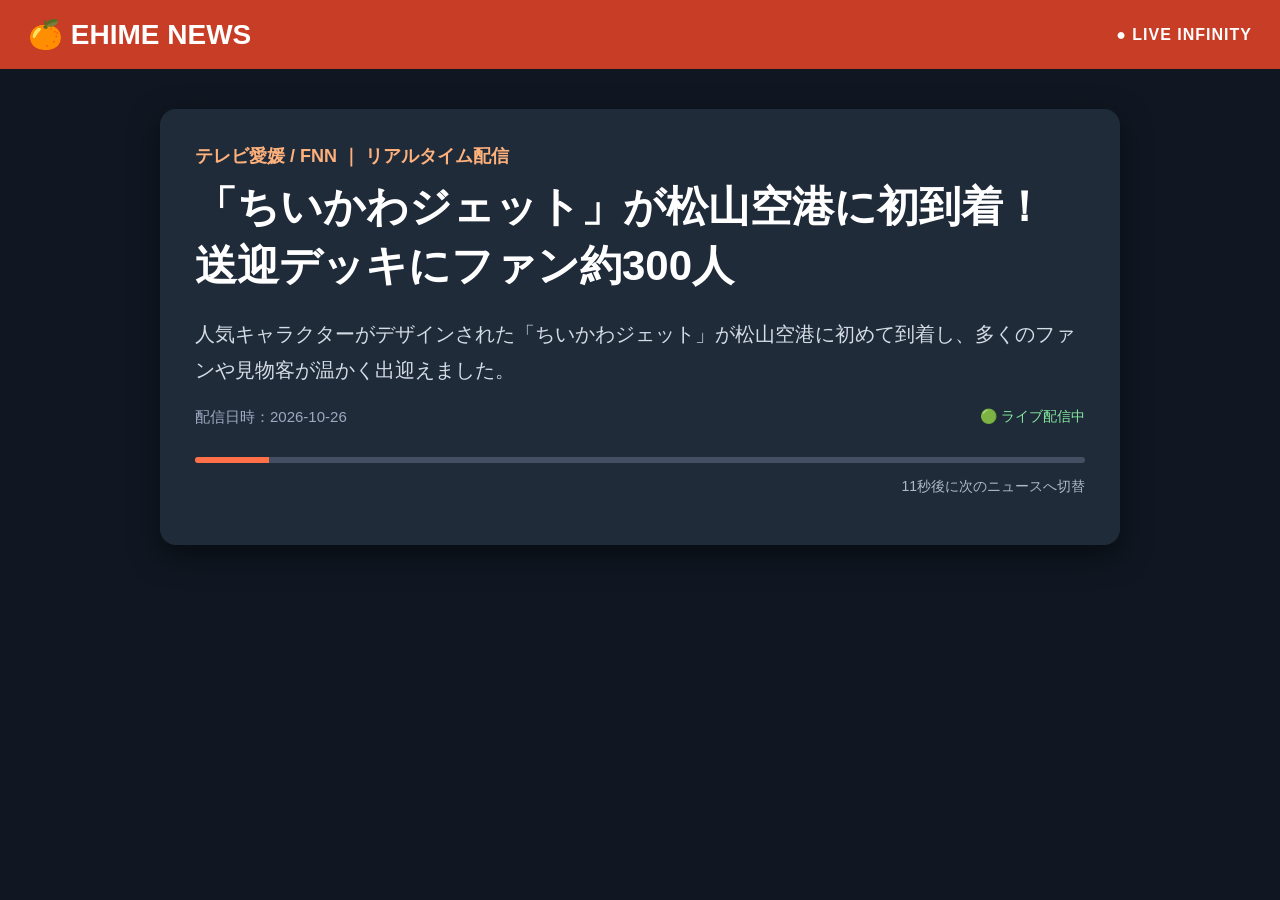
<file: ニュース9.html>
<!DOCTYPE html>
<html lang="ja">
<head>
  <meta charset="UTF-8">
  <meta name="viewport" content="width=device-width, initial-scale=1">
  <title>えひめニュースLIVE</title>
  <style>
    * { box-sizing: border-box; }

    body {
      margin: 0;
      background: #101722;
      color: white;
      font-family: sans-serif;
      overflow: hidden; /* サイネージでスクロールが出ないように固定 */
    }

    header {
      background: #c83d25;
      padding: 18px 28px;
      display: flex;
      justify-content: space-between;
      align-items: center;
    }

    header h1 { margin: 0; font-size: 28px; }
    header span { font-size: 16px; font-weight: bold; letter-spacing: 1px; }

    main {
      max-width: 1000px;
      margin: 40px auto;
      padding: 0 20px;
    }

    .panel {
      background: #202b3a;
      border-radius: 16px;
      padding: 35px;
      box-shadow: 0 10px 30px rgba(0,0,0,0.5);
    }

    .category { color: #ffb17b; font-weight: bold; font-size: 18px; margin-bottom: 8px; }

    #headline {
      font-size: clamp(24px, 4vw, 42px);
      line-height: 1.4;
      margin: 10px 0 20px 0;
    }

    #description {
      color: #d4dce6;
      line-height: 1.8;
      font-size: 20px;
    }

    .progress {
      height: 6px;
      background: #435064;
      margin-top: 30px;
      border-radius: 3px;
      overflow: hidden;
    }

    #bar {
      height: 100%;
      width: 0;
      background: #ff7048;
      transition: width 1s linear;
    }

    .footer-info {
      display: flex;
      justify-content: space-between;
      align-items: center;
      margin-top: 20px;
      color: #9baac0;
      font-size: 15px;
    }

    #status {
      color: #85e89d;
      font-size: 14px;
    }
  </style>
</head>
<body>
  <header>
    <h1>🍊 EHIME NEWS</h1>
    <span>● LIVE INFINITY</span>
  </header>

  <main>
    <section class="panel">
      <div id="category" class="category">愛媛のニュース</div>
      <h2 id="headline">ニュースを読み込んでいます...</h2>
      <p id="description">しばらくお待ちください。</p>
      
      <div class="footer-info">
        <span id="published"></span>
        <span id="status">🟢 ライブ配信中</span>
      </div>

      <div class="progress"><div id="bar"></div></div>
      <p id="timer" style="margin-top: 15px; font-size: 14px; color: #aeb8c6; text-align: right;"></p>
    </section>
  </main>

  <script>
    // バックアップ＆デフォルト用データ
    let newsData = [
      {
        source: "テレビ愛媛 / FNN",
        title: "「ちいかわジェット」が松山空港に初到着！送迎デッキにファン約300人",
        description: "人気キャラクターがデザインされた「ちいかわジェット」が松山空港に初めて到着し、多くのファンや見物客が温かく出迎えました。",
        date: "2026-10-26"
      },
      {
        source: "愛媛県庁",
        title: "鬼北町でスギを活用した新素材「改質リグニン」の量産プラント起工式",
        description: "石油由来プラスチックの代役として期待される植物由来の新素材「改質リグニン」の量産化に向け、世界初の挑戦が愛媛県鬼北町で始まります。",
        date: "2026-10-22"
      },
      {
        source: "テレビ愛媛",
        title: "歴史ある道後温泉「飛鳥乃湯泉」の来場者が約10年で200万人を突破！",
        description: "松山市の道後温泉にある「飛鳥乃湯泉」の累計来場者数が200万人を突破し、記念すべき節目を迎えた来場者へお祝いが贈られました。",
        date: "2026-10-23"
      },
      {
        source: "松山市",
        title: "松山市からのお知らせ・秋のイベント・公共施設情報",
        description: "松山市内の観光スポットや、これからの季節に開催される各種イベント、お役立ち行政情報をご案内します。",
        date: "2026-10-27"
      }
    ];

    let index = 0;
    let seconds = 12; // 1ニュースあたりの表示秒数（サイネージ向けに少し長めの12秒）
    let timerInterval = null;

    // GitHub Pages上から最新のGoogleニュース（愛媛）を自動取得する処理
    async function fetchLatestNews() {
      const RSS_URL = "https://news.google.com/rss/search?q=%E6%84%9B%E5%AA%9B&hl=ja&gl=JP&ceid=JP:ja";
      const PROXY_URL = `https://api.allorigins.win/raw?url=${encodeURIComponent(RSS_URL)}`;

      try {
        const response = await fetch(PROXY_URL);
        if (!response.ok) return;
        
        const xmlText = await response.text();
        const parser = new DOMParser();
        const xmlDoc = parser.parseFromString(xmlText, "text/xml");
        const items = xmlDoc.querySelectorAll("item");

        if (items.length > 0) {
          const fetchedData = Array.from(items).map(item => {
            const rawTitle = item.querySelector("title")?.textContent || "タイトルなし";
            let sourceName = "愛媛のニュース";
            let cleanTitle = rawTitle;

            if (rawTitle.includes(" - ")) {
              const parts = rawTitle.split(" - ");
              sourceName = parts.pop();
              cleanTitle = parts.join(" - ");
            }

            const pubDate = item.querySelector("pubDate")?.textContent || "";
            let formattedDate = pubDate;
            try {
              const d = new Date(pubDate);
              formattedDate = `${d.getFullYear()}-${String(d.getMonth() + 1).padStart(2, '0')}-${String(d.getDate()).padStart(2, '0')} ${String(d.getHours()).padStart(2, '0')}:${String(d.getMinutes()).padStart(2, '0')}`;
            } catch(e) {}

            const descHtml = item.querySelector("description")?.textContent || "";
            const tempDiv = document.createElement("div");
            tempDiv.innerHTML = descHtml;
            const cleanDesc = tempDiv.textContent || tempDiv.innerText || "詳細情報は配信元をご確認ください。";

            return {
              source: sourceName,
              title: cleanTitle,
              description: cleanDesc,
              date: formattedDate
            };
          });

          // 取得できたらデータを上書きして最新ニュースで回す
          newsData = fetchedData;
          index = 0;
          document.getElementById("status").textContent = "🟢 最新ニュース自動取得中";
          showNews();
        }
      } catch (error) {
        // 失敗してもデフォルトデータでそのまま静かに動き続けます
        console.log("オフライン/プロキシ制限のため内蔵データで稼働");
      }
    }

    function showNews() {
      if (!newsData.length) return;
      const item = newsData[index];

      document.getElementById("category").textContent = item.source + " ｜ リアルタイム配信";
      document.getElementById("headline").textContent = item.title;
      document.getElementById("description").textContent = item.description;
      document.getElementById("published").textContent = item.date ? "配信日時：" + item.date : "";

      seconds = 12;
      updateTimer();
    }

    function nextNews() {
      if (!newsData.length) return;
      index = (index + 1) % newsData.length;
      showNews();
    }

    function updateTimer() {
      document.getElementById("timer").textContent = seconds + "秒後に次のニュースへ切替";
      document.getElementById("bar").style.width = ((12 - seconds) / 12 * 100) + "%";
    }

    // 1秒ごとの自動送りタイマー
    if (timerInterval) clearInterval(timerInterval);
    timerInterval = setInterval(() => {
      if (newsData.length > 0) {
        seconds--;
        if (seconds <= 0) {
          nextNews();
        } else {
          updateTimer();
        }
      }
    }, 1000);

    // 起動時にまず表示し、裏で最新ニュースを取得しに行く
    showNews();
    fetchLatestNews();

    // 30分ごとに最新ニュースを再取得してアップデート
    setInterval(fetchLatestNews, 30 * 60 * 1000);
  </script>
</body>
</html>
</file>
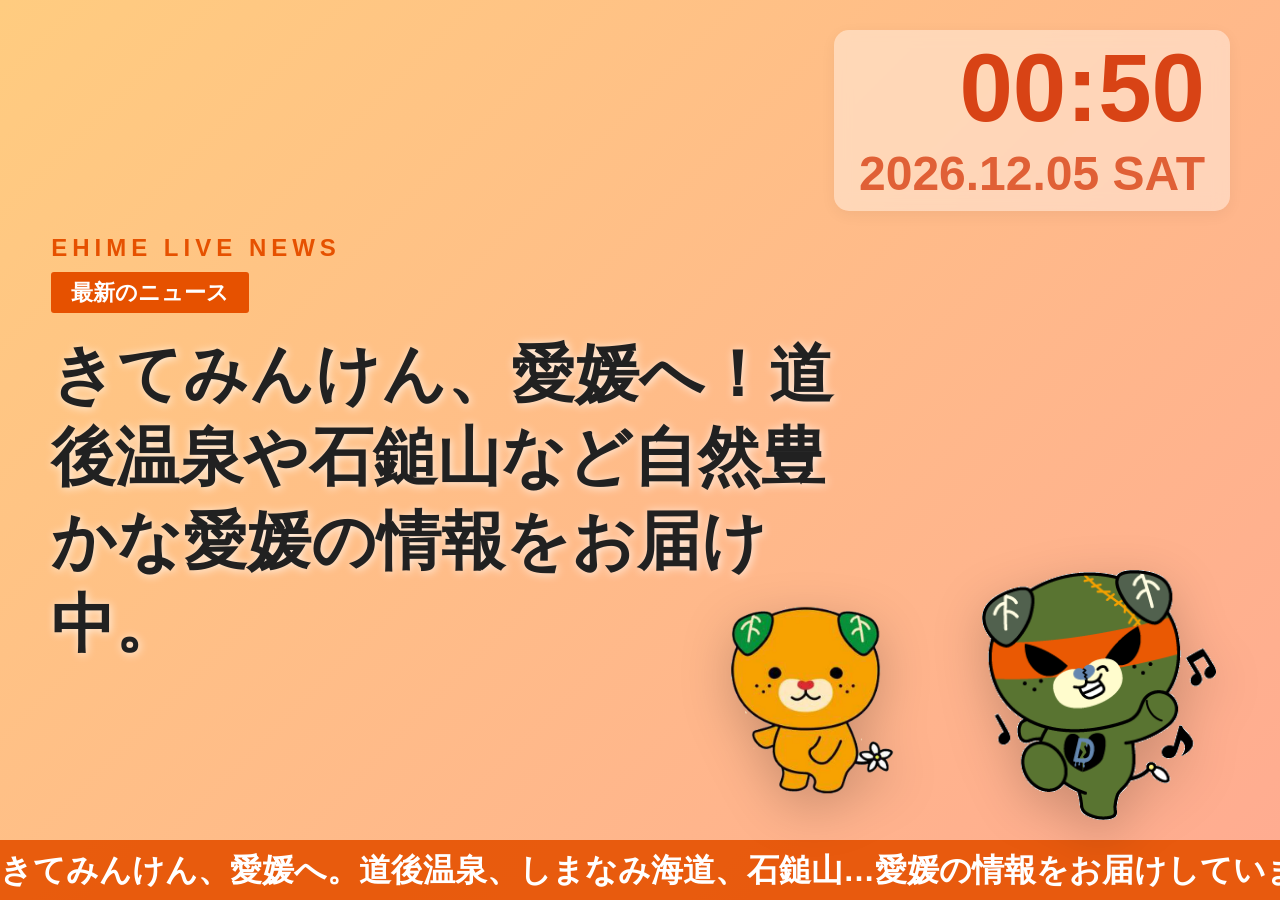
<file: ニュース完全完成品改良.html>
<!DOCTYPE html>
<html lang="ja">
<head>
    <meta charset="UTF-8">
    <title>愛媛ニュースサイネージ・完全自動版</title>
    <style>
        /* デザイン設定 */
        body, html {
            margin: 0; padding: 0; width: 100%; height: 100%; overflow: hidden;
            font-family: "Helvetica Neue", Arial, "Hiragino Kaku Gothic ProN", "Hiragino Sans", Meiryo, sans-serif;
            background: linear-gradient(135deg, #ffcc80 0%, #ffab91 100%);
            color: #333;
        }

        body::before {
            content: ""; position: absolute; top: 0; left: 0; width: 100%; height: 100%;
            background-image: url('https://images.unsplash.com/photo-1624365111100-3490b8f04c00?q=80&w=2000'); 
            background-size: cover; background-position: center; opacity: 0.1; z-index: -1;
        }

        .clock-container {
            position: absolute; top: 30px; right: 50px; text-align: right; font-weight: bold;
            background: rgba(255, 255, 255, 0.4); color: #d84315; padding: 10px 25px; border-radius: 15px;
            backdrop-filter: blur(8px); box-shadow: 0 4px 15px rgba(0,0,0,0.05);
            z-index: 20;
        }
        #clock-time { font-size: 6rem; margin: 0; line-height: 1; }
        #clock-date { font-size: 3rem; margin: 0; opacity: 0.8; margin-top: 10px; }

        .container { display: flex; flex-direction: column; justify-content: center; height: 100vh; padding-left: 4%; width: 65%; }
        .header-label { font-size: 1.5rem; letter-spacing: 5px; margin-bottom: 10px; color: #e65100; font-weight: bold; }
        
        /* ニュース表示エリア */
        #news-display { 
            transition: opacity 0.6s ease, transform 0.6s ease; 
            opacity: 1;
            transform: translateX(0);
        }
        #news-display.fade-out { 
            opacity: 0; 
            transform: translateX(-20px); 
        }

        .category { display: inline-block; background: #e65100; color: #fff; padding: 5px 20px; border-radius: 3px; font-size: 1.4rem; font-weight: bold; margin-bottom: 20px; }
        .title { 
            font-size: 5rem; 
            line-height: 1.3; 
            font-weight: 900; 
            color: #212121; 
            text-shadow: 1px 1px 10px rgba(255,255,255,0.8); 
            min-height: 250px;
            word-break: break-word; /* 長いタイトルのはみ出し防止 */
        }

        /* 右下画像1 */
        .mican-box {
            position: absolute; bottom: 80px; right: 5%; width: 250px; height: 250px;
            background-image: url('dark.png');
            background-size: contain; background-repeat: no-repeat; background-position: bottom right;
            filter: drop-shadow(0 15px 25px rgba(0,0,0,0.2)); z-index: 10;
        }

        /* 右下画像2 */
        .second-image-box {
            position: absolute; 
            bottom: 80px; 
            right: calc(5% + 280px);
            width: 250px;
            height: 250px;
            background-image: url('mican.png');
            background-size: contain; 
            background-repeat: no-repeat; 
            background-position: bottom right;
            filter: drop-shadow(0 15px 25px rgba(0,0,0,0.2)); 
            z-index: 10;
        }

        /* テロップ部分 */
        .ticker-wrap {
            position: absolute; bottom: 0; width: 100%; height: 60px;
            background: rgba(230, 81, 0, 0.9); overflow: hidden; display: flex;
        }
        .ticker-content {
            display: flex; white-space: nowrap; animation: ticker-loop 35s linear infinite;
        }
        .ticker-item {
            font-size: 2rem; font-weight: bold; color: #fff; padding-right: 50px; line-height: 60px;
        }
        @keyframes ticker-loop {
            0% { transform: translateX(0); }
            100% { transform: translateX(-50%); }
        }
    </style>
</head>
<body>

    <div class="clock-container">
        <p id="clock-time">--:--</p>
        <p id="clock-date">----.--.-- ---</p>
    </div>

    <div class="container">
        <div class="header-label">EHIME LIVE NEWS</div>
        <div id="news-display">
            <div class="category" id="category-label">最新のニュース</div>
            <div class="title" id="title">愛媛のニュースを取得中...</div>
        </div>
    </div>

    <div class="mican-box"></div>
    <div class="second-image-box"></div>

    <div class="ticker-wrap">
        <div class="ticker-content">
            <div class="ticker-item">きてみんけん、愛媛へ。道後温泉、しまなみ海道、石鎚山…愛媛の情報をお届けしています。</div>
            <div class="ticker-item">きてみんけん、愛媛へ。道後温泉、しまなみ海道、石鎚山…愛媛の情報をお届けしています。</div>
        </div>
    </div>

    <script>
        let newsArticles = [];
        let currentIndex = 0;
        let rotationInterval = null;

        // 【オフライン用保険データ】キャッシュすら無い状態の極限環境用
        const fallbackArticles = [
            { title: "きてみんけん、愛媛へ！道後温泉や石鎚山など自然豊かな愛媛の情報をお届け中。" },
            { title: "しまなみ海道はサイクリストの聖地として全国・世界から愛されています。" },
            { title: "愛媛県産の温州みかん・柑橘類が旬を迎えています。" }
        ];

        function removeSimilarNews(articles) {
            const uniqueArticles = [];
            const seenLinks = new Set();

            function normalize(text) {
                return (text || '')
                    .replace(/<[^>]*>/g, '')
                    .replace(/&nbsp;/g, ' ')
                    .replace(/&amp;/g, '&')
                    .replace(/[【】「」『』（）()、。！!？?・\s：:]/g, '')
                    .toLowerCase();
            }

            function getFeatures(text) {
                const result = new Set();
                [2, 3].forEach(size => {
                    for (let i = 0; i <= text.length - size; i++) {
                        result.add(text.substring(i, i + size));
                    }
                });
                return result;
            }

            function similarity(text1, text2) {
                const a = getFeatures(text1);
                const b = getFeatures(text2);
                if (!a.size || !b.size) return 0;
                let common = 0;
                a.forEach(word => { if (b.has(word)) common++; });
                return (2 * common) / (a.size + b.size);
            }

            function dateIsClose(date1, date2) {
                const d1 = new Date(date1).getTime();
                const d2 = new Date(date2).getTime();
                if (!Number.isFinite(d1) || !Number.isFinite(d2)) return true;
                return Math.abs(d1 - d2) <= 48 * 60 * 60 * 1000;
            }

            articles.forEach(item => {
                const title = normalize(item.title);
                const description = normalize(item.description);
                const link = item.link || '';

                if (!title) return;
                if (link && seenLinks.has(link)) return;

                const isDuplicate = uniqueArticles.some(old => {
                    if (!dateIsClose(item.pubDate, old.pubDate)) return false;
                    const oldTitle = normalize(old.title);
                    const oldDescription = normalize(old.description);
                    const titleScore = similarity(title, oldTitle);
                    const descriptionScore = description && oldDescription ? similarity(description, oldDescription) : titleScore;
                    return (titleScore * 0.65 + descriptionScore * 0.35) >= 0.25;
                });

                if (!isDuplicate) {
                    uniqueArticles.push(item);
                    if (link) seenLinks.add(link);
                }
            });

            return uniqueArticles;
        }

        async function fetchNews() {
            const RSS_URL = 'https://news.google.com/rss/search?q=愛媛&hl=ja&gl=JP&ceid=JP:ja';
            const API_URL = `https://api.rss2json.com/v1/api.json?rss_url=${encodeURIComponent(RSS_URL)}`;

            try {
                const response = await fetch(API_URL);
                const data = await response.json();
                
                if (data.status === 'ok' && data.items.length > 0) {
                    const cleaned = removeSimilarNews(data.items);
                    if (cleaned.length > 0) {
                        newsArticles = cleaned;
                        // 成功した最新ニュースデータ一式をローカルストレージ（キャッシュ）に保存
                        localStorage.setItem('ehime_news_cache', JSON.stringify(newsArticles));
                    }
                } else {
                    throw new Error('API fetch unsuccessful');
                }
            } catch (error) {
                console.warn("ニュース取得失敗。ローカルキャッシュまたは保険データに切り替えます:", error);
                
                // 1. 過去に通信成功したキャッシュがあればそれを使用
                const savedCache = localStorage.getItem('ehime_news_cache');
                if (savedCache) {
                    newsArticles = JSON.parse(savedCache);
                } else {
                    // 2. キャッシュも無ければ固定のフォールバックを使用
                    newsArticles = fallbackArticles;
                }
            }

            // ループ表示の起動
            if (!rotationInterval && newsArticles.length > 0) {
                updateDisplay();
                rotationInterval = setInterval(updateDisplay, 10000);
            }
        }

        function updateDisplay() {
            if (newsArticles.length === 0) return;

            const display = document.getElementById('news-display');
            display.classList.add('fade-out');

            setTimeout(() => {
                const item = newsArticles[currentIndex];
                const titleEl = document.getElementById('title');
                
                let cleanTitle = item.title ? item.title.split(' - ')[0] : item.title; 
                titleEl.textContent = cleanTitle;

                // 文字数に応じたきめ細やかな文字サイズ微調整（画面はみ出し防止）
                if (cleanTitle.length > 45) {
                    titleEl.style.fontSize = "3.2rem";
                } else if (cleanTitle.length > 30) {
                    titleEl.style.fontSize = "4rem";
                } else {
                    titleEl.style.fontSize = "5rem";
                }

                display.classList.remove('fade-out');
                currentIndex = (currentIndex + 1) % newsArticles.length;
            }, 600); 
        }

        function updateClock() {
            const now = new Date();
            const days = ['SUN', 'MON', 'TUE', 'WED', 'THU', 'FRI', 'SAT'];
            
            document.getElementById('clock-time').textContent = 
                `${String(now.getHours()).padStart(2, '0')}:${String(now.getMinutes()).padStart(2, '0')}`;
            
            document.getElementById('clock-date').textContent = 
                `${now.getFullYear()}.${String(now.getMonth() + 1).padStart(2, '0')}.${String(now.getDate()).padStart(2, '0')} ${days[now.getDay()]}`;
        }

        setInterval(fetchNews, 3600000); // 1時間ごとに再取得
        setInterval(updateClock, 1000);    // 1秒ごとに時計更新

        updateClock();
        fetchNews();
    </script>
</body>
</html>
</file>
<file: temperature/style.css>
* {
  box-sizing: border-box;
}

body {
  margin: 0;
  font-family: Arial, sans-serif;
  background: #edf4fa;
  color: #26384a;
}

.container {
  max-width: 1000px;
  margin: 0 auto;
  padding: 40px 24px;
}

header {
  text-align: center;
  margin-bottom: 40px;
}

header h1 {
  font-size: 42px;
  margin-bottom: 8px;
}

header p {
  color: #7890a5;
  letter-spacing: 3px;
}

.sensor-grid {
  display: grid;
  grid-template-columns: 1fr 1fr;
  gap: 24px;
}

.sensor-card {
  background: white;
  border-radius: 24px;
  padding: 40px 20px;
  text-align: center;
  box-shadow: 0 8px 24px #b7c9d933;
}

.icon {
  font-size: 50px;
}

.sensor-card h2 {
  color: #7890a5;
}

.value {
  font-size: 72px;
  font-weight: bold;
  color: #287fbd;
}

.value span {
  font-size: 30px;
}

.status {
  background: white;
  border-radius: 16px;
  padding: 20px;
  margin-top: 24px;
  text-align: center;
  color: #7890a5;
}

@media (max-width: 600px) {
  .sensor-grid {
    grid-template-columns: 1fr;
  }

  header h1 {
    font-size: 30px;
  }
}
</file>
